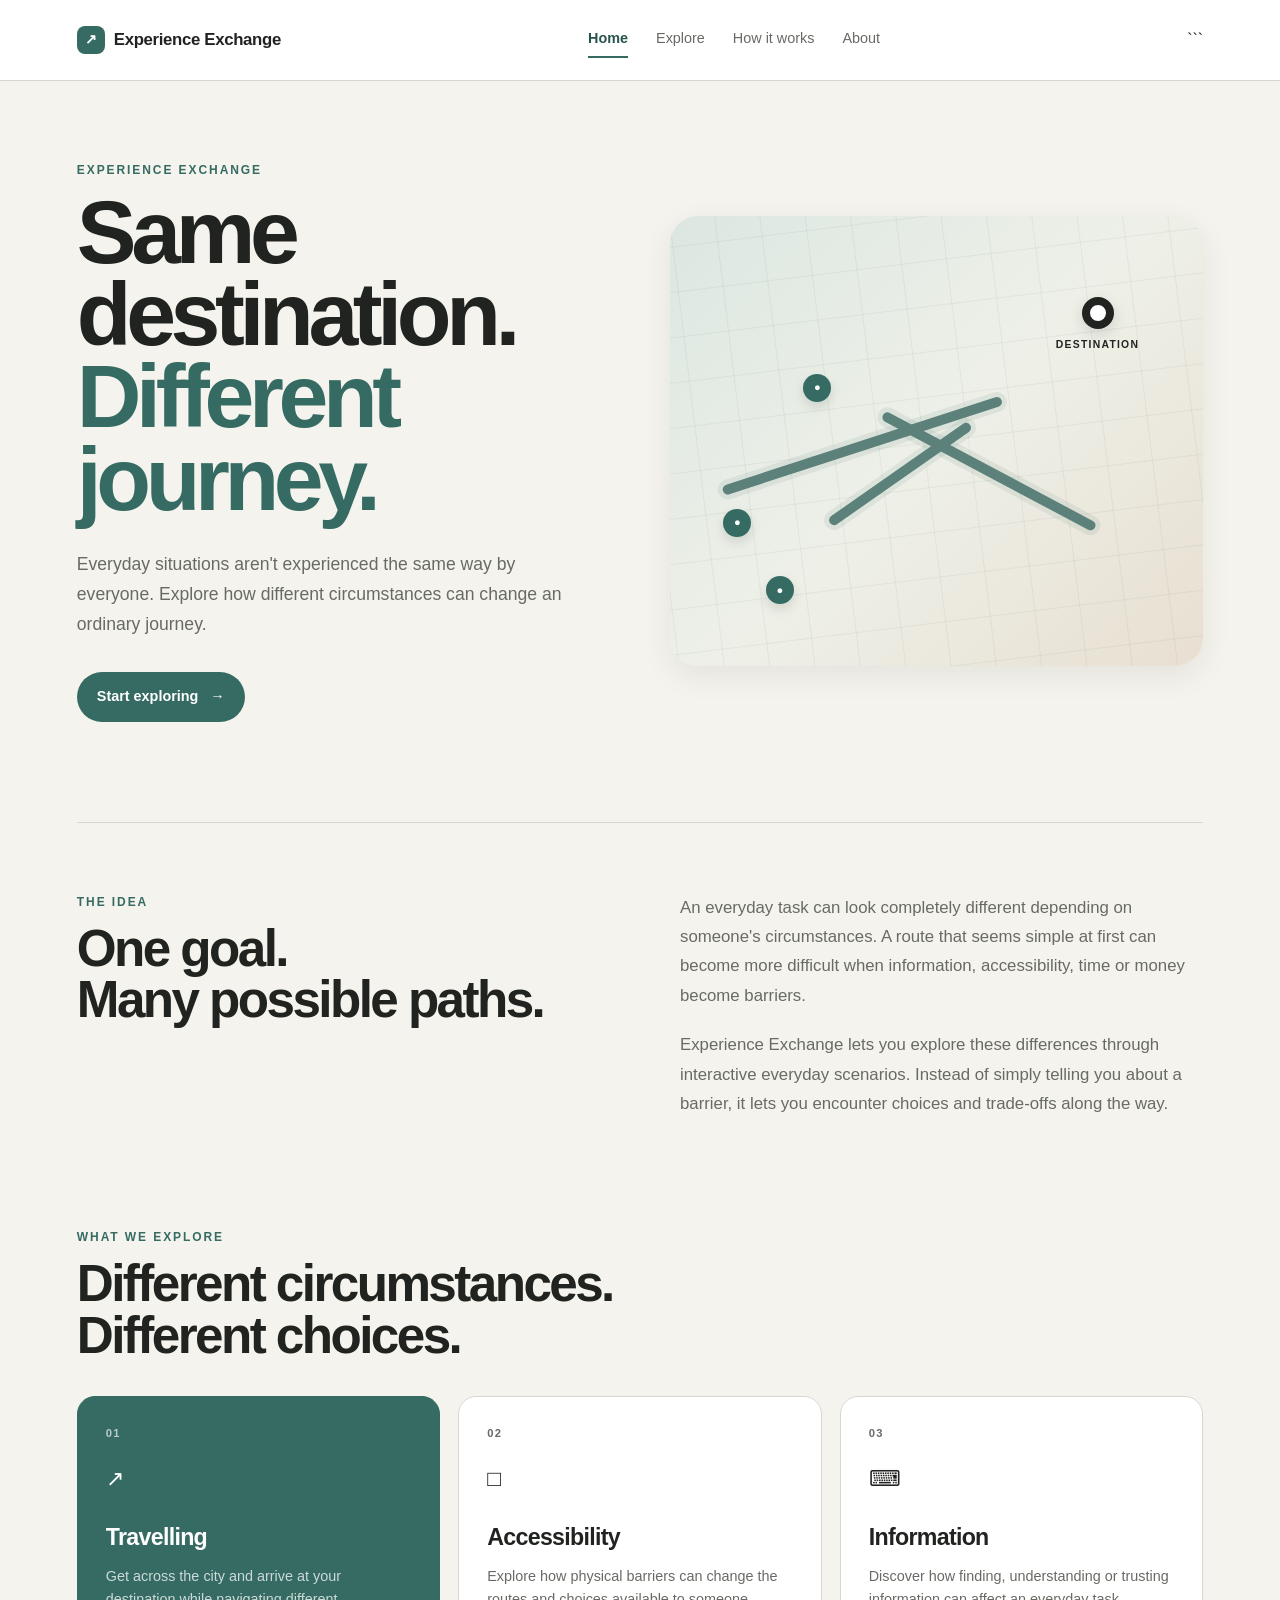
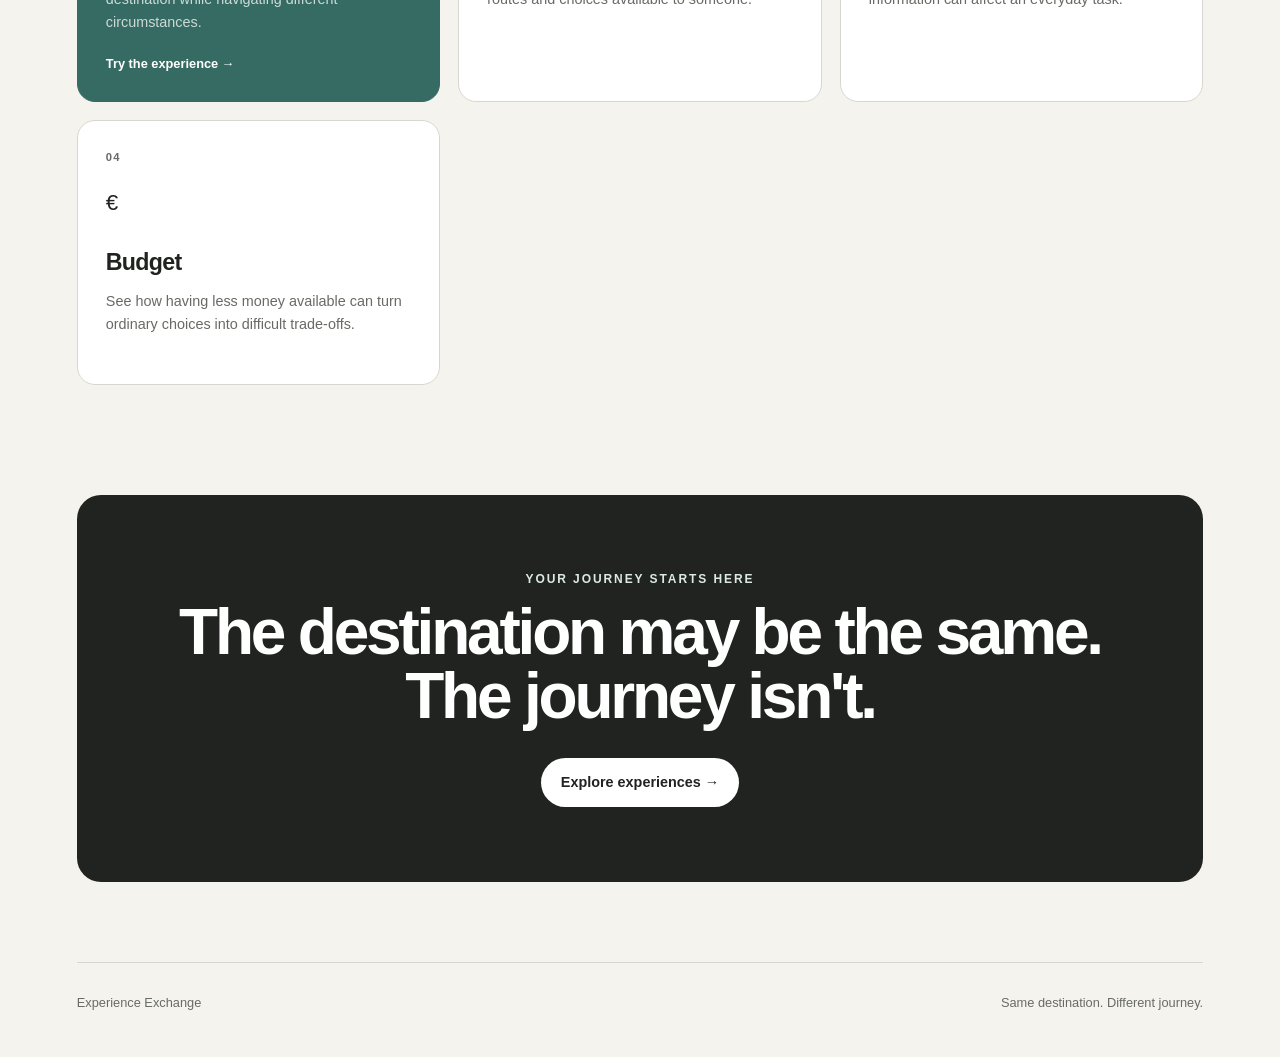
<file: index.html>
<!DOCTYPE html>

<html lang="en">
<head>
    <meta charset="UTF-8">
    <meta name="viewport" content="width=device-width, initial-scale=1.0">
    <title>Experience Exchange</title>
    <link rel="stylesheet" href="css/style.css">
</head>

<body>

<header class="site-header">
    <a href="index.html" class="logo">
        <span class="logo-mark">↗</span>
        Experience Exchange
    </a>

<nav class="main-nav">
    <a href="index.html" class="active">Home</a>
    <a href="explore.html">Explore</a>
    <a href="how-it-works.html">How it works</a>
    <a href="about.html">About</a>
</nav>

<button class="menu-button" aria-label="Open menu">☰</button>
```

</header>

<main>

<!-- HERO -->
<section class="hero">

    <div class="hero-text">
        <p class="eyebrow">EXPERIENCE EXCHANGE</p>

        <h1>
            Same destination.<br>
            <span>Different journey.</span>
        </h1>

        <p class="hero-description">
            Everyday situations aren't experienced the same way by everyone.
            Explore how different circumstances can change an ordinary journey.
        </p>

        <a href="explore.html" class="button button-primary">
            Start exploring <span>→</span>
        </a>
    </div>

    <div class="hero-visual" aria-hidden="true">
        <div class="destination">
            <div class="destination-dot"></div>
            <span>DESTINATION</span>
        </div>

        <div class="path path-one"></div>
        <div class="path path-two"></div>
        <div class="path path-three"></div>

        <div class="person person-one">●</div>
        <div class="person person-two">●</div>
        <div class="person person-three">●</div>
    </div>

</section>


<!-- THE IDEA -->
<section class="intro-section">

    <div>
        <p class="eyebrow">THE IDEA</p>
        <h2>One goal.<br>Many possible paths.</h2>
    </div>

    <div class="intro-copy">
        <p>
            An everyday task can look completely different depending on
            someone's circumstances. A route that seems simple at first
            can become more difficult when information, accessibility,
            time or money become barriers.
        </p>

        <p>
            Experience Exchange lets you explore these differences through
            interactive everyday scenarios. Instead of simply telling you
            about a barrier, it lets you encounter choices and trade-offs
            along the way.
        </p>
    </div>

</section>


<!-- WHAT WE EXPLORE -->
<section class="experiences-section">

    <div class="section-heading">
        <div>
            <p class="eyebrow">WHAT WE EXPLORE</p>
            <h2>Different circumstances.<br>Different choices.</h2>
        </div>
    </div>


    <div class="experience-grid">

        <a href="travelling.html" class="experience-card featured">
            <div class="card-number">01</div>
            <div class="card-icon">↗</div>

            <h3>Travelling</h3>

            <p>
                Get across the city and arrive at your destination
                while navigating different circumstances.
            </p>

            <span class="card-link">
                Try the experience →
            </span>
        </a>


        <div class="experience-card">
            <div class="card-number">02</div>
            <div class="card-icon">□</div>

            <h3>Accessibility</h3>

            <p>
                Explore how physical barriers can change the routes
                and choices available to someone.
            </p>
        </div>


        <div class="experience-card">
            <div class="card-number">03</div>
            <div class="card-icon">⌨</div>

            <h3>Information</h3>

            <p>
                Discover how finding, understanding or trusting
                information can affect an everyday task.
            </p>
        </div>


        <div class="experience-card">
            <div class="card-number">04</div>
            <div class="card-icon">€</div>

            <h3>Budget</h3>

            <p>
                See how having less money available can turn ordinary
                choices into difficult trade-offs.
            </p>
        </div>

    </div>

</section>


<!-- CALL TO ACTION -->
<section class="final-cta">

    <p class="eyebrow">YOUR JOURNEY STARTS HERE</p>

    <h2>
        The destination may be the same.<br>
        The journey isn't.
    </h2>

    <a href="explore.html" class="button button-light">
        Explore experiences →
    </a>

</section>


</main>

<footer class="site-footer">
    <span>Experience Exchange</span>
    <span>Same destination. Different journey.</span>
</footer>

<script src="js/main.js"></script>

</body>
</html>
</file>
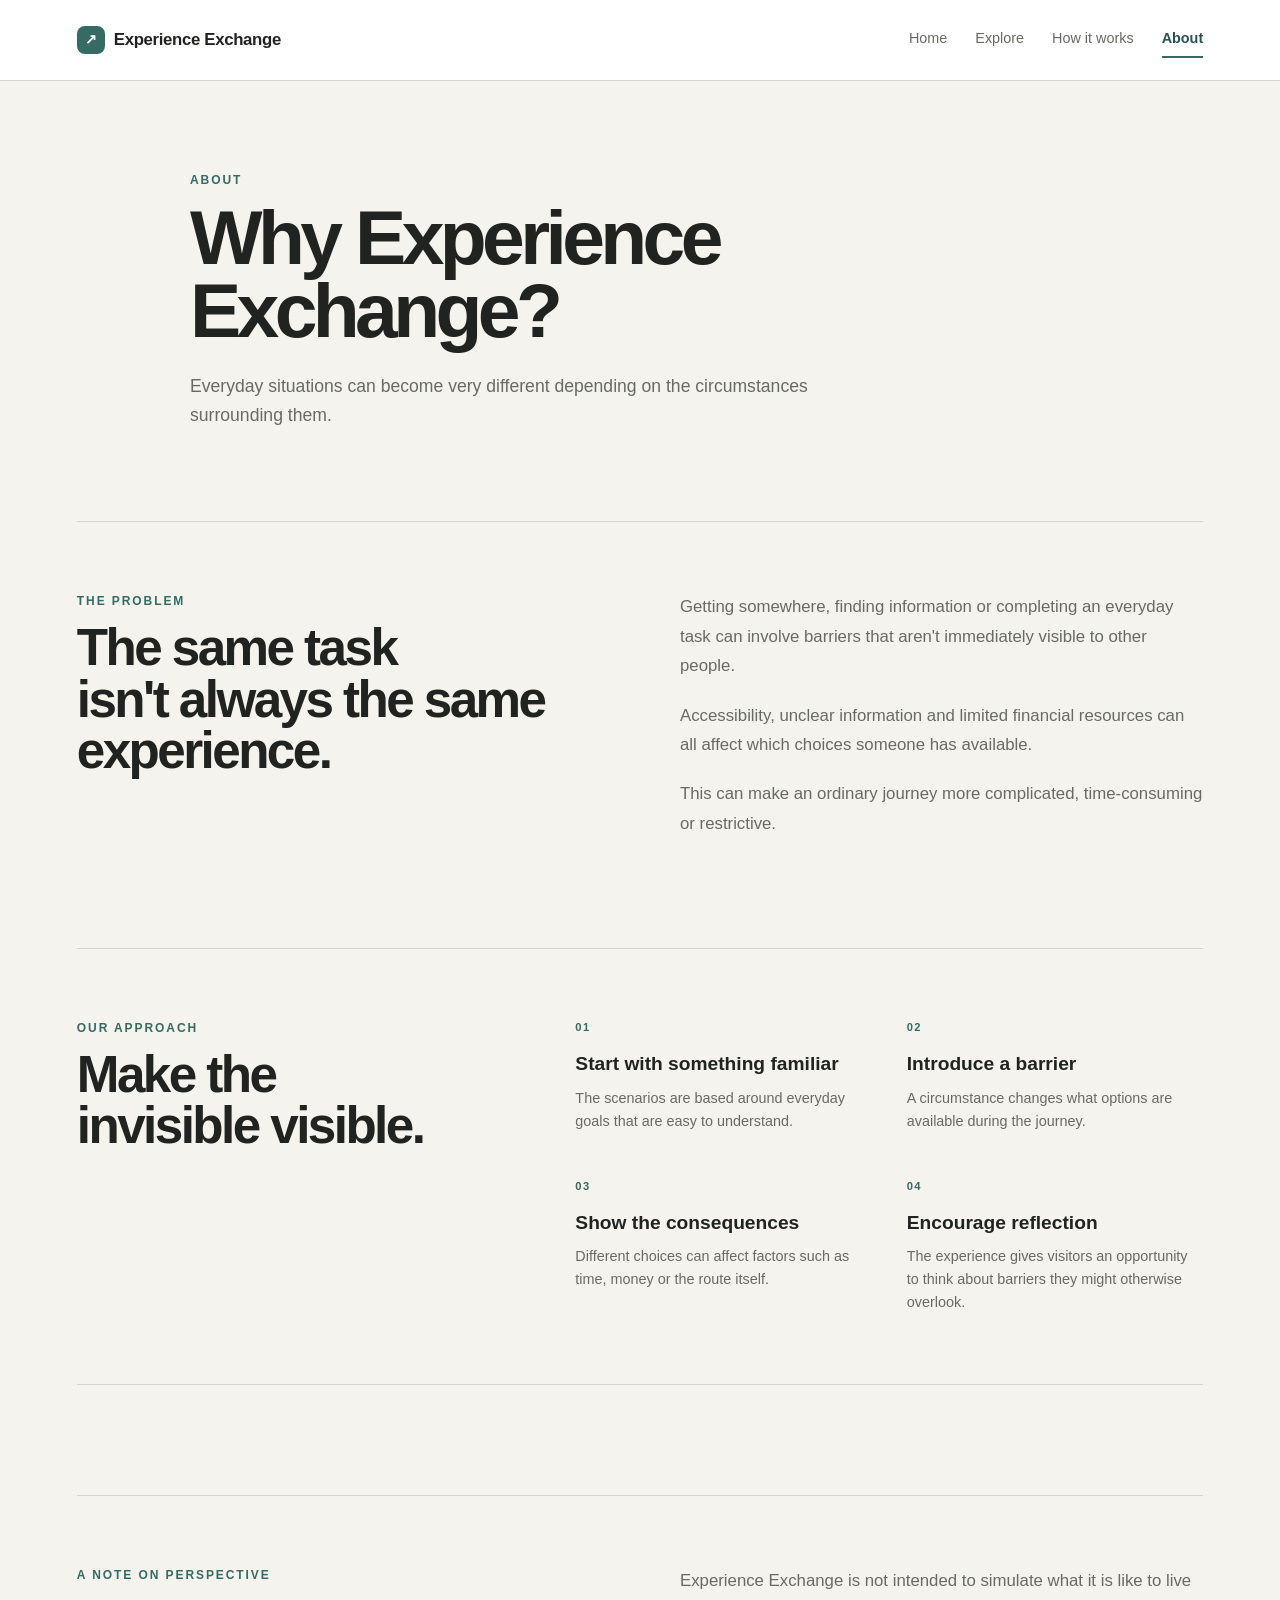
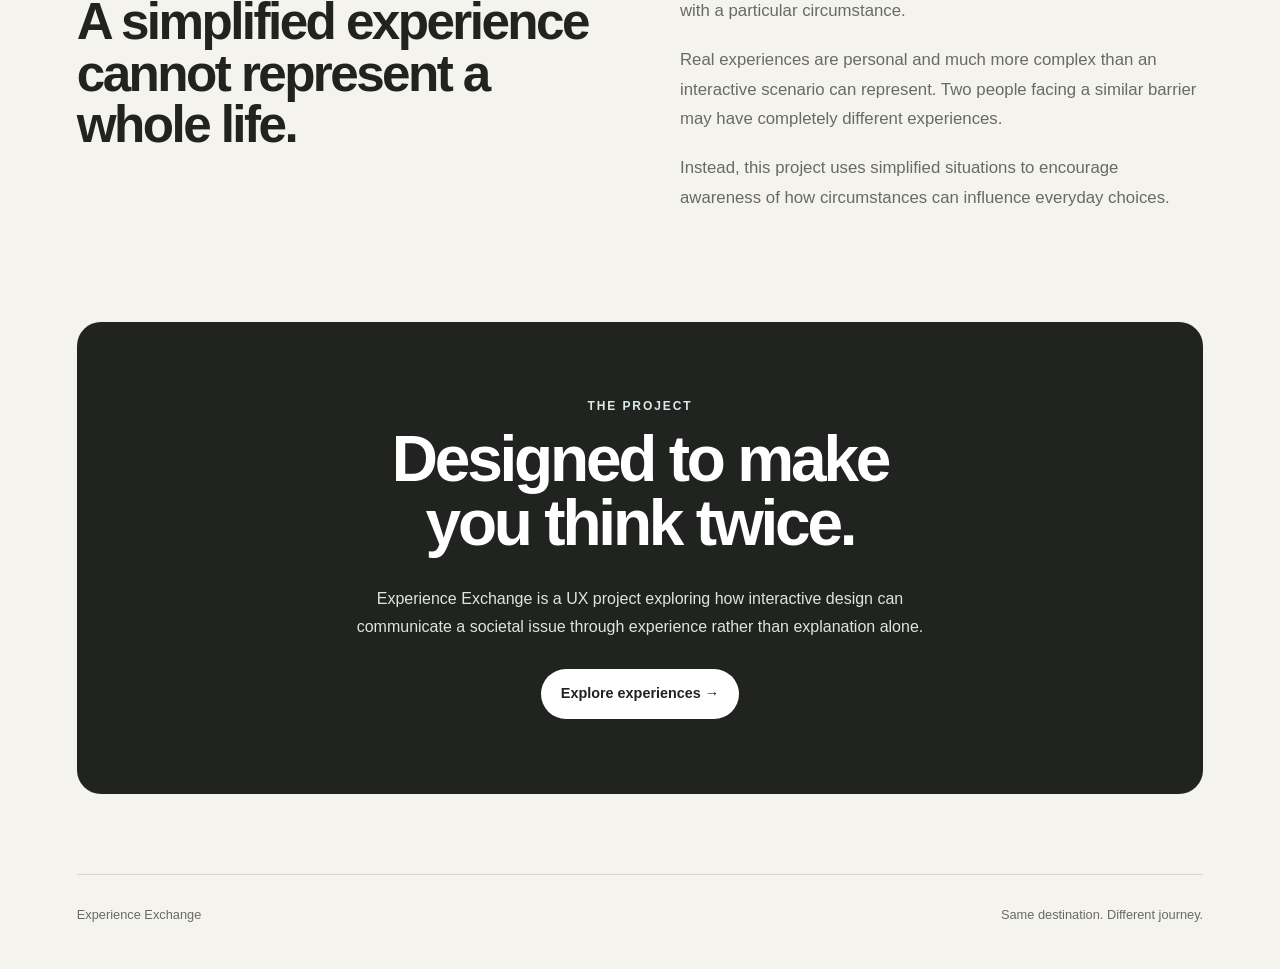
<file: about.html>
<!DOCTYPE html>
<html lang="en">
<head>
    <meta charset="UTF-8">
    <meta name="viewport" content="width=device-width, initial-scale=1.0">
    <title>About — Experience Exchange</title>
    <link rel="stylesheet" href="css/style.css">
</head>

<body>

<header class="site-header">

    <a href="index.html" class="logo">
        <span class="logo-mark">↗</span>
        Experience Exchange
    </a>

    <nav class="main-nav">
        <a href="index.html">Home</a>
        <a href="explore.html">Explore</a>
        <a href="how-it-works.html">How it works</a>
        <a href="about.html" class="active">About</a>
    </nav>

    <button class="menu-button">☰</button>

</header>


<main>

    <!-- HERO -->

    <section class="page-hero">

        <p class="eyebrow">ABOUT</p>

        <h1>
            Why Experience<br>
            Exchange?
        </h1>

        <p>
            Everyday situations can become very different depending
            on the circumstances surrounding them.
        </p>

    </section>


    <!-- THE PROBLEM -->

    <section class="intro-section">

        <div>

            <p class="eyebrow">THE PROBLEM</p>

            <h2>
                The same task<br>
                isn't always the same experience.
            </h2>

        </div>


        <div>

            <p>
                Getting somewhere, finding information or completing
                an everyday task can involve barriers that aren't
                immediately visible to other people.
            </p>

            <p>
                Accessibility, unclear information and limited
                financial resources can all affect which choices
                someone has available.
            </p>

            <p>
                This can make an ordinary journey more complicated,
                time-consuming or restrictive.
            </p>

        </div>

    </section>


    <!-- OUR APPROACH -->

    <section class="how-section">

        <div class="how-heading">

            <p class="eyebrow">OUR APPROACH</p>

            <h2>
                Make the<br>
                invisible visible.
            </h2>

        </div>


        <div class="steps">

            <div class="step">

                <span>01</span>

                <h3>Start with something familiar</h3>

                <p>
                    The scenarios are based around everyday goals
                    that are easy to understand.
                </p>

            </div>


            <div class="step">

                <span>02</span>

                <h3>Introduce a barrier</h3>

                <p>
                    A circumstance changes what options are available
                    during the journey.
                </p>

            </div>


            <div class="step">

                <span>03</span>

                <h3>Show the consequences</h3>

                <p>
                    Different choices can affect factors such as
                    time, money or the route itself.
                </p>

            </div>


            <div class="step">

                <span>04</span>

                <h3>Encourage reflection</h3>

                <p>
                    The experience gives visitors an opportunity
                    to think about barriers they might otherwise overlook.
                </p>

            </div>

        </div>

    </section>


    <!-- LIMITATIONS -->

    <section class="intro-section">

        <div>

            <p class="eyebrow">A NOTE ON PERSPECTIVE</p>

            <h2>
                A simplified experience
                cannot represent a whole life.
            </h2>

        </div>


        <div>

            <p>
                Experience Exchange is not intended to simulate what
                it is like to live with a particular circumstance.
            </p>

            <p>
                Real experiences are personal and much more complex
                than an interactive scenario can represent. Two people
                facing a similar barrier may have completely different
                experiences.
            </p>

            <p>
                Instead, this project uses simplified situations to
                encourage awareness of how circumstances can influence
                everyday choices.
            </p>

        </div>

    </section>


    <!-- PROJECT -->

    <section class="final-cta">

        <p class="eyebrow">THE PROJECT</p>

        <h2>
            Designed to make<br>
            you think twice.
        </h2>

        <p>
            Experience Exchange is a UX project exploring how
            interactive design can communicate a societal issue
            through experience rather than explanation alone.
        </p>

        <a href="explore.html" class="button button-light">
            Explore experiences →
        </a>

    </section>

</main>


<footer class="site-footer">

    <span>Experience Exchange</span>

    <span>Same destination. Different journey.</span>

</footer>

</body>
</html>
</file>
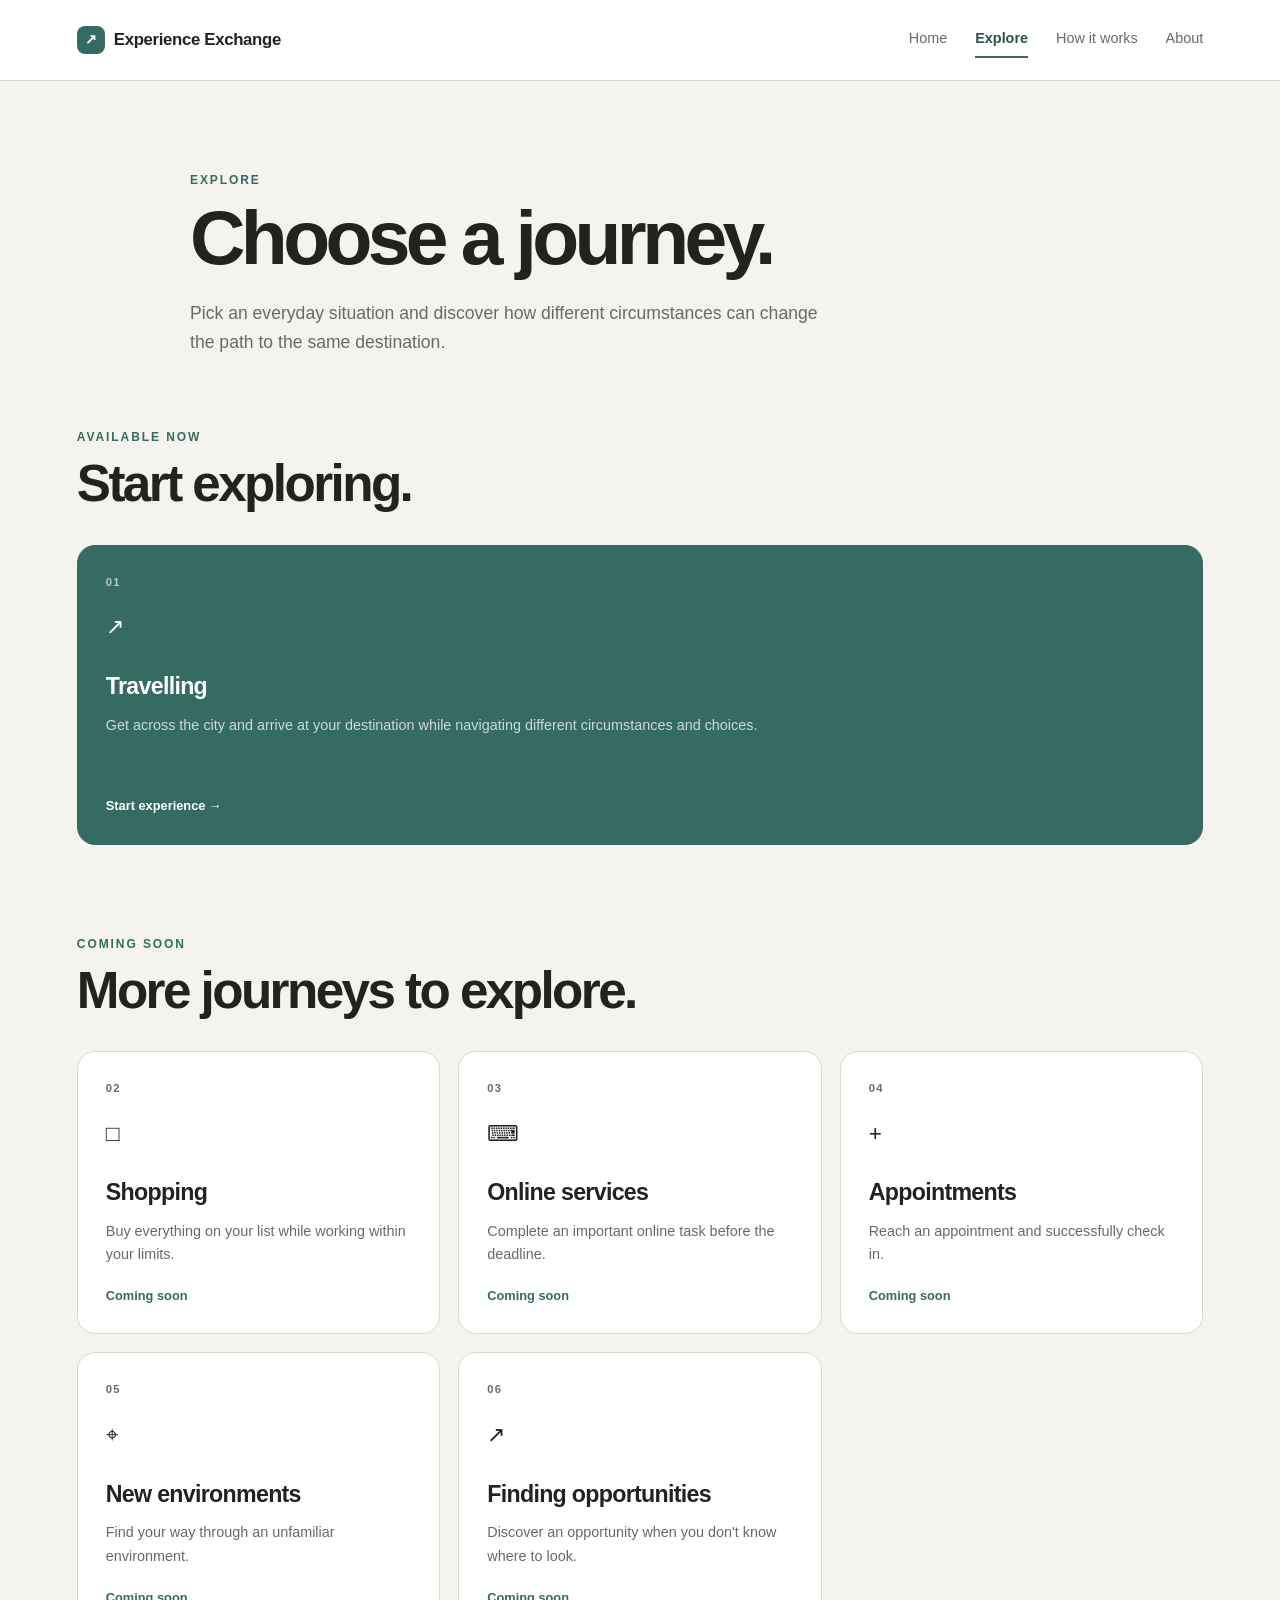
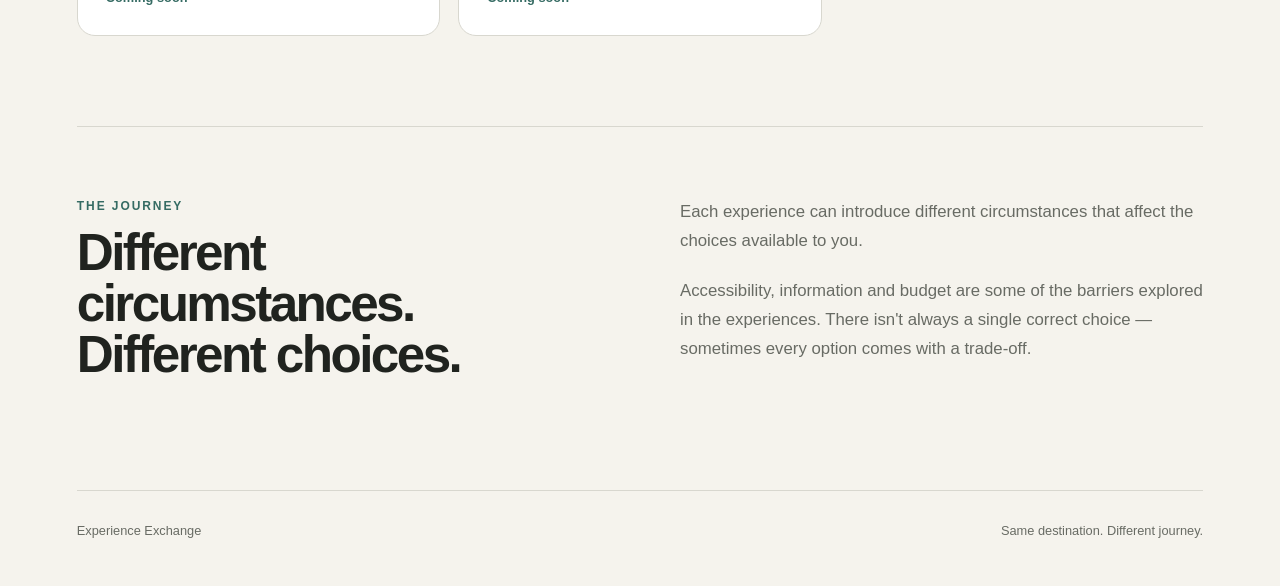
<file: explore.html>
<!DOCTYPE html>

<html lang="en">
<head>
    <meta charset="UTF-8">
    <meta name="viewport" content="width=device-width, initial-scale=1.0">
    <title>Explore — Experience Exchange</title>
    <link rel="stylesheet" href="css/style.css">
</head>

<body>

<header class="site-header">

<a href="index.html" class="logo">
    <span class="logo-mark">↗</span>
    Experience Exchange
</a>

<nav class="main-nav">
    <a href="index.html">Home</a>
    <a href="explore.html" class="active">Explore</a>
    <a href="how-it-works.html">How it works</a>
    <a href="about.html">About</a>
</nav>

<button class="menu-button" aria-label="Open menu">☰</button>

</header>

<main>

<!-- HERO -->
<section class="page-hero">

    <p class="eyebrow">EXPLORE</p>

    <h1>
        Choose a journey.
    </h1>

    <p>
        Pick an everyday situation and discover how different circumstances
        can change the path to the same destination.
    </p>

</section>


<!-- AVAILABLE EXPERIENCE -->
<section class="experiences-section explore-section explore-available">

    <div class="section-heading">

        <div>
            <p class="eyebrow">AVAILABLE NOW</p>
            <h2>Start exploring.</h2>
        </div>

    </div>


    <div class="experience-grid">

        <a href="travelling.html" class="experience-card featured">

            <div class="card-number">01</div>
            <div class="card-icon">↗</div>

            <h3>Travelling</h3>

            <p>
                Get across the city and arrive at your destination
                while navigating different circumstances and choices.
            </p>

            <span class="card-link">
                Start experience →
            </span>

        </a>

    </div>

</section>


<!-- COMING SOON -->
<section class="experiences-section explore-section explore-coming">

    <div class="section-heading">

        <div>
            <p class="eyebrow">COMING SOON</p>
            <h2>More journeys to explore.</h2>
        </div>

    </div>


    <div class="experience-grid">

        <div class="experience-card">

            <div class="card-number">02</div>
            <div class="card-icon">□</div>

            <h3>Shopping</h3>

            <p>
                Buy everything on your list while working within
                your limits.
            </p>

            <span class="card-link">
                Coming soon
            </span>

        </div>


        <div class="experience-card">

            <div class="card-number">03</div>
            <div class="card-icon">⌨</div>

            <h3>Online services</h3>

            <p>
                Complete an important online task before the deadline.
            </p>

            <span class="card-link">
                Coming soon
            </span>

        </div>


        <div class="experience-card">

            <div class="card-number">04</div>
            <div class="card-icon">+</div>

            <h3>Appointments</h3>

            <p>
                Reach an appointment and successfully check in.
            </p>

            <span class="card-link">
                Coming soon
            </span>

        </div>


        <div class="experience-card">

            <div class="card-number">05</div>
            <div class="card-icon">⌖</div>

            <h3>New environments</h3>

            <p>
                Find your way through an unfamiliar environment.
            </p>

            <span class="card-link">
                Coming soon
            </span>

        </div>


        <div class="experience-card">

            <div class="card-number">06</div>
            <div class="card-icon">↗</div>

            <h3>Finding opportunities</h3>

            <p>
                Discover an opportunity when you don't know where to look.
            </p>

            <span class="card-link">
                Coming soon
            </span>

        </div>

    </div>

</section>


<!-- CIRCUMSTANCES -->
<section <section class="intro-section explore-circumstances">

    <div>

        <p class="eyebrow">THE JOURNEY</p>

        <h2>
            Different circumstances.<br>
            Different choices.
        </h2>

    </div>


    <div class="intro-copy">

        <p>
            Each experience can introduce different circumstances that
            affect the choices available to you.
        </p>

        <p>
            Accessibility, information and budget are some of the barriers
            explored in the experiences. There isn't always a single
            correct choice — sometimes every option comes with a trade-off.
        </p>

    </div>

</section>

</main>

<footer class="site-footer">


<span>Experience Exchange</span>

<span>Same destination. Different journey.</span>


</footer>

<script src="js/main.js"></script>

</body>
</html>
</file>
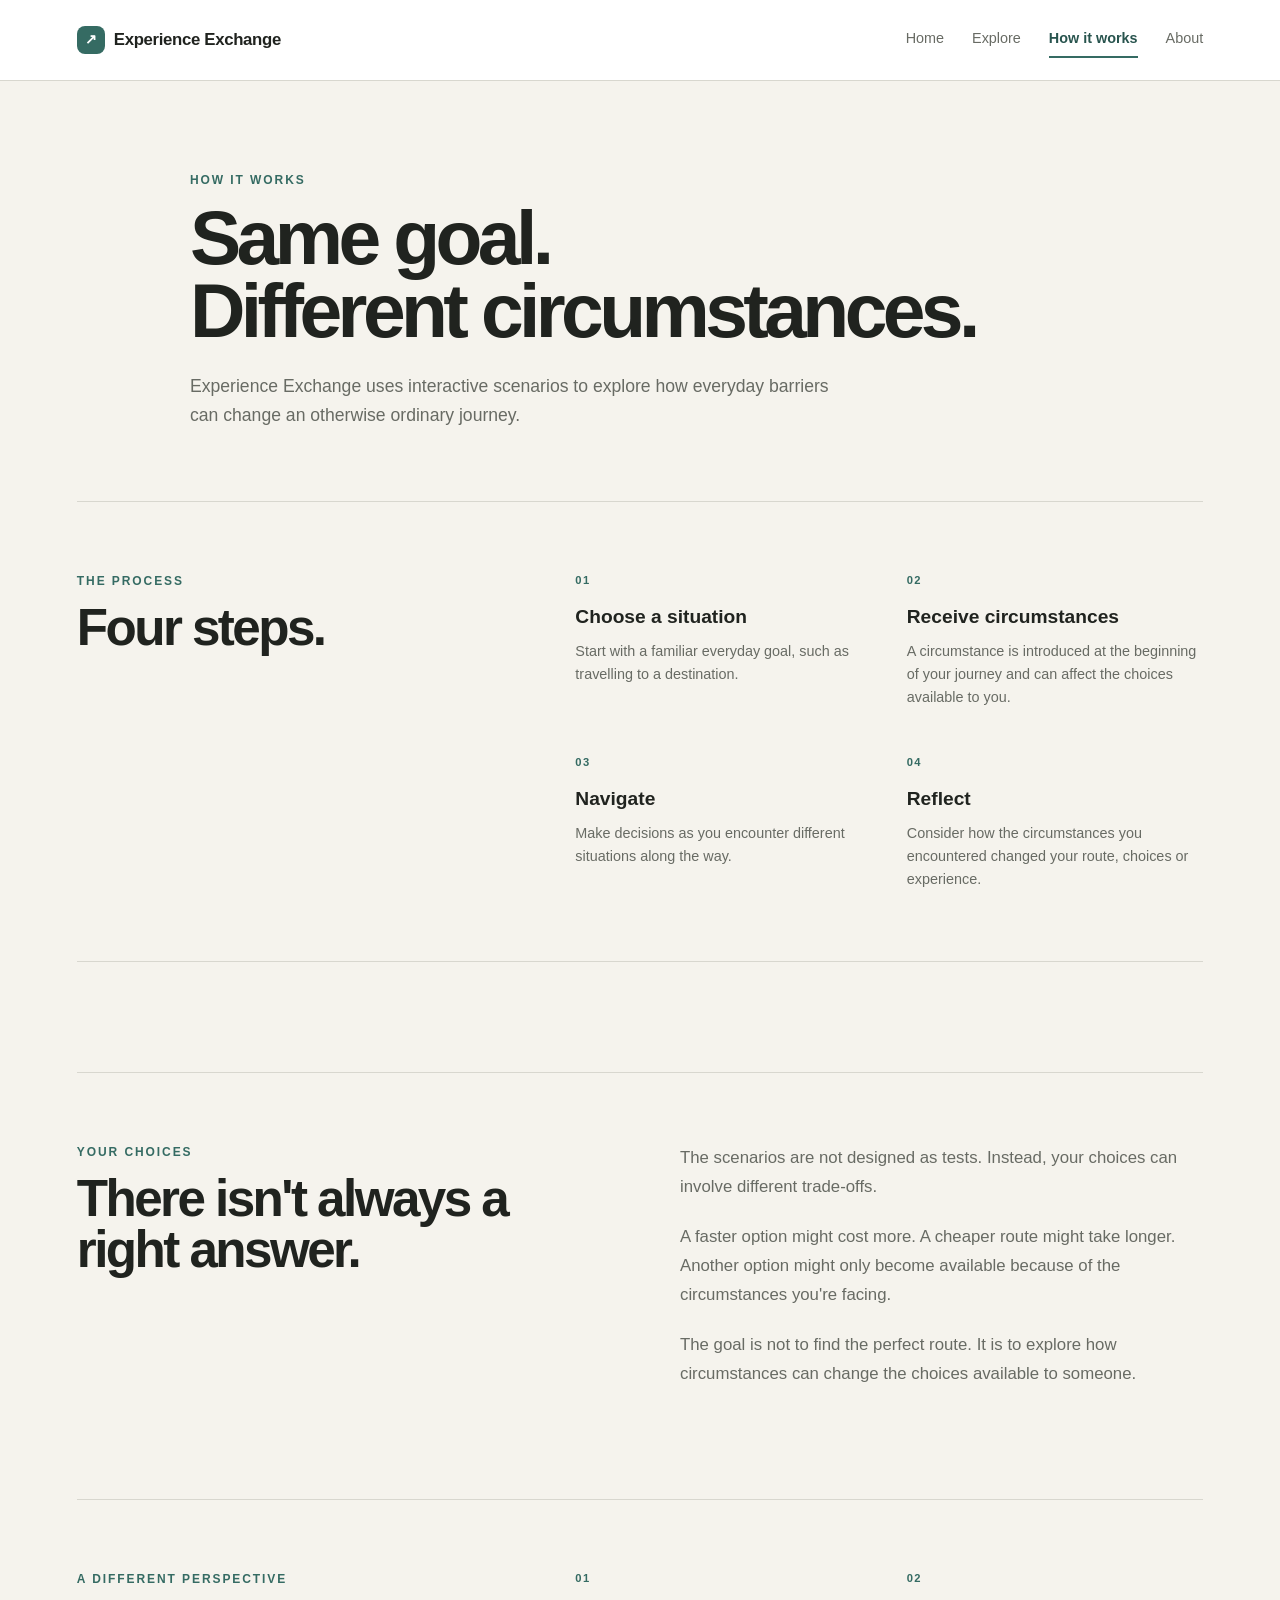
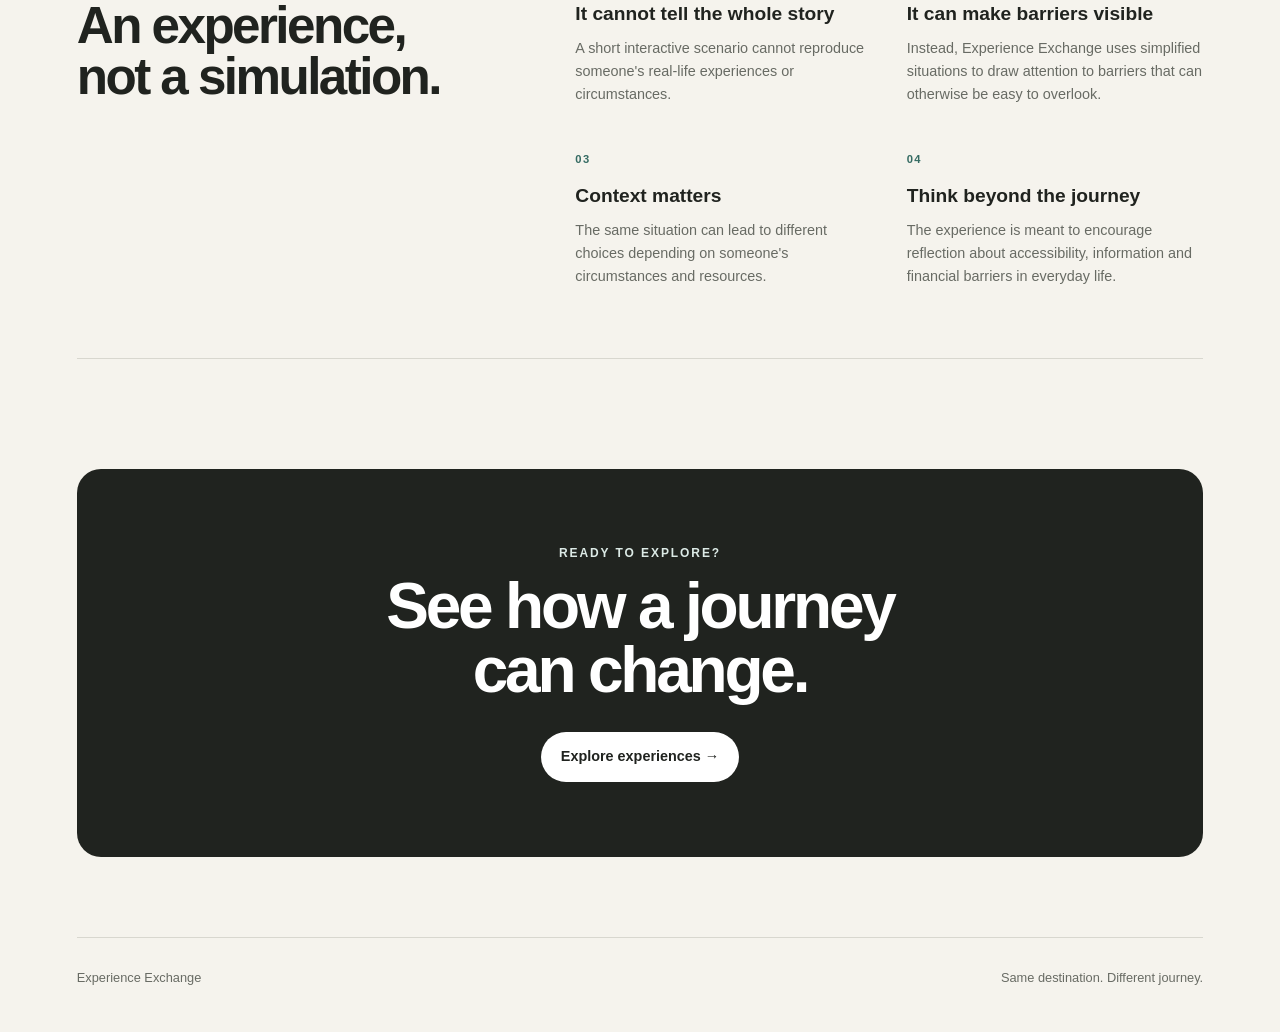
<file: how-it-works.html>
<!DOCTYPE html>
<html lang="en">
<head>
    <meta charset="UTF-8">
    <meta name="viewport" content="width=device-width, initial-scale=1.0">
    <title>How it works — Experience Exchange</title>
    <link rel="stylesheet" href="css/style.css">
</head>

<body>

<header class="site-header">

    <a href="index.html" class="logo">
        <span class="logo-mark">↗</span>
        Experience Exchange
    </a>

    <nav class="main-nav">
        <a href="index.html">Home</a>
        <a href="explore.html">Explore</a>
        <a href="how-it-works.html" class="active">How it works</a>
        <a href="about.html">About</a>
    </nav>

    <button class="menu-button">☰</button>

</header>


<main>

    <!-- HERO -->

    <section class="page-hero">

        <p class="eyebrow">HOW IT WORKS</p>

        <h1>
            Same goal.<br>
            Different circumstances.
        </h1>

        <p>
            Experience Exchange uses interactive scenarios to explore
            how everyday barriers can change an otherwise ordinary journey.
        </p>

    </section>


    <!-- PROCESS -->

    <section class="how-section">

        <div class="how-heading">

            <p class="eyebrow">THE PROCESS</p>

            <h2>Four steps.</h2>

        </div>


        <div class="steps">

            <div class="step">

                <span>01</span>

                <h3>Choose a situation</h3>

                <p>
                    Start with a familiar everyday goal, such as
                    travelling to a destination.
                </p>

            </div>


            <div class="step">

                <span>02</span>

                <h3>Receive circumstances</h3>

                <p>
                    A circumstance is introduced at the beginning
                    of your journey and can affect the choices available to you.
                </p>

            </div>


            <div class="step">

                <span>03</span>

                <h3>Navigate</h3>

                <p>
                    Make decisions as you encounter different
                    situations along the way.
                </p>

            </div>


            <div class="step">

                <span>04</span>

                <h3>Reflect</h3>

                <p>
                    Consider how the circumstances you encountered
                    changed your route, choices or experience.
                </p>

            </div>

        </div>

    </section>


    <!-- CHOICES -->

    <section class="intro-section">

        <div>

            <p class="eyebrow">YOUR CHOICES</p>

            <h2>
                There isn't always
                a right answer.
            </h2>

        </div>


        <div>

            <p>
                The scenarios are not designed as tests. Instead,
                your choices can involve different trade-offs.
            </p>

            <p>
                A faster option might cost more. A cheaper route
                might take longer. Another option might only become
                available because of the circumstances you're facing.
            </p>

            <p>
                The goal is not to find the perfect route.
                It is to explore how circumstances can change
                the choices available to someone.
            </p>

        </div>

    </section>


    <!-- PERSPECTIVE -->

    <section class="how-section">

        <div class="how-heading">

            <p class="eyebrow">A DIFFERENT PERSPECTIVE</p>

            <h2>
                An experience,<br>
                not a simulation.
            </h2>

        </div>


        <div class="steps">

            <div class="step">

                <span>01</span>

                <h3>It cannot tell the whole story</h3>

                <p>
                    A short interactive scenario cannot reproduce
                    someone's real-life experiences or circumstances.
                </p>

            </div>


            <div class="step">

                <span>02</span>

                <h3>It can make barriers visible</h3>

                <p>
                    Instead, Experience Exchange uses simplified
                    situations to draw attention to barriers that
                    can otherwise be easy to overlook.
                </p>

            </div>


            <div class="step">

                <span>03</span>

                <h3>Context matters</h3>

                <p>
                    The same situation can lead to different choices
                    depending on someone's circumstances and resources.
                </p>

            </div>


            <div class="step">

                <span>04</span>

                <h3>Think beyond the journey</h3>

                <p>
                    The experience is meant to encourage reflection
                    about accessibility, information and financial barriers
                    in everyday life.
                </p>

            </div>

        </div>

    </section>


    <!-- FINAL CTA -->

    <section class="final-cta">

        <p class="eyebrow">READY TO EXPLORE?</p>

        <h2>
            See how a journey<br>
            can change.
        </h2>

        <a href="explore.html" class="button button-light">
            Explore experiences →
        </a>

    </section>

</main>


<footer class="site-footer">

    <span>Experience Exchange</span>

    <span>Same destination. Different journey.</span>

</footer>


<script src="js/main.js"></script>

</body>
</html>
</file>
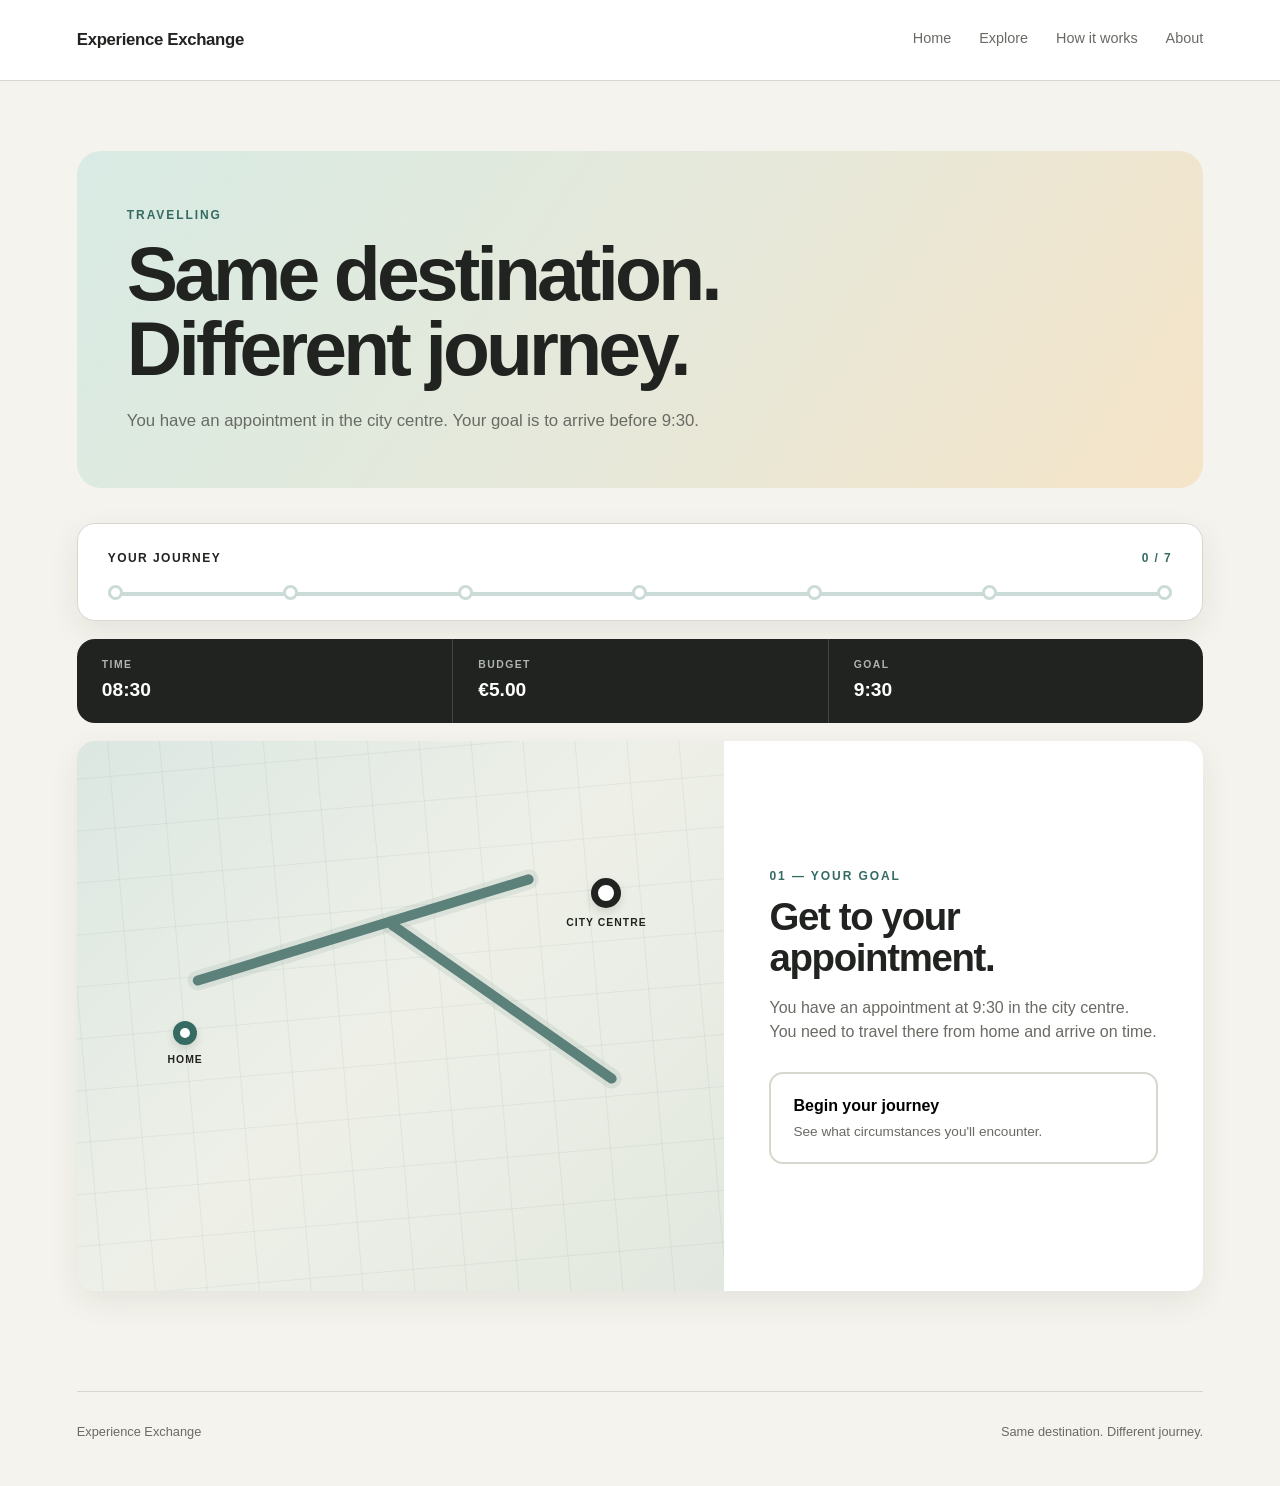
<file: travelling.html>
<!DOCTYPE html>
<html lang="en">
<head>
    <meta charset="UTF-8">
    <meta name="viewport" content="width=device-width, initial-scale=1.0">
    <title>Travelling | Experience Exchange</title>
    <link rel="stylesheet" href="css/style.css">
</head>

<body>

<header class="site-header">
    <a href="index.html" class="logo">Experience Exchange</a>

    <nav class="main-nav">
        <a href="index.html">Home</a>
        <a href="explore.html">Explore</a>
        <a href="how-it-works.html">How it works</a>
        <a href="about.html">About</a>
    </nav>
</header>


<main class="journey-page">

    <!-- Journey heading -->
    <section class="journey-header">

        <p class="eyebrow">TRAVELLING</p>

        <h1>Same destination.<br>Different journey.</h1>

        <p class="journey-intro">
            You have an appointment in the city centre.
            Your goal is to arrive before 9:30.
        </p>

    </section>


    <!-- Progress -->
    <section class="journey-progress">

        <div class="progress-top">
            <span>YOUR JOURNEY</span>
            <span id="stage-counter">1 / 7</span>
        </div>

        <div class="progress-track">

            <div class="progress-line">
                <div class="progress-fill" id="progress-fill"></div>
            </div>

            <div class="progress-stages">

                <span class="stage active">GOAL</span>
                <span class="stage">CIRCUMSTANCE</span>
                <span class="stage">PLAN</span>
                <span class="stage">ROUTE</span>
                <span class="stage">PROBLEM</span>
                <span class="stage">DECISION</span>
                <span class="stage">ARRIVAL</span>

            </div>

        </div>

    </section>


    <!-- Status information -->
    <section class="journey-status">

        <div class="status-item">
            <span class="status-label">TIME</span>
            <strong id="time-display">08:30</strong>
        </div>

        <div class="status-item">
            <span class="status-label">BUDGET</span>
            <strong id="budget-display">€5.00</strong>
        </div>

        <div class="status-item">
            <span class="status-label">GOAL</span>
            <strong>9:30</strong>
        </div>

    </section>


    <!-- Main experience -->
    <section class="journey-content">

        <!-- Visual side -->
        <div class="journey-visual">

            <div class="map-placeholder">

                <div class="map-point home-point">
                    <span></span>
                    <small>HOME</small>
                </div>

                <div class="map-route route-one"></div>
                <div class="map-route route-two"></div>

                <div class="map-point destination-point">
                    <span></span>
                    <small>CITY CENTRE</small>
                </div>

            </div>

        </div>


        <!-- Interaction side -->
        <div class="journey-panel">

            <!-- This content will be replaced by JavaScript -->
            <div id="journey-panel-content">

                <p class="eyebrow">01 — YOUR GOAL</p>

                <h2>Get to your appointment.</h2>

                <p>
                    You have an appointment at 9:30 in the city centre.
                    You need to travel there from home and arrive on time.
                </p>

                <button class="choice-button" onclick="startJourney()">
                    <strong>Begin your journey</strong>
                    <span>See what circumstances you'll encounter.</span>
                </button>

            </div>

        </div>

    </section>

</main>


<footer class="site-footer">

    <p>Experience Exchange</p>

    <p>
        Same destination. Different journey.
    </p>

</footer>


<script src="js/main.js"></script>
<script src="js/travelling.js"></script>

</body>
</html>
</file>
<file: css/style.css>
/* -------------------------
   1. RESET & GLOBAL
   ------------------------- */

* {
    box-sizing: border-box;
    margin: 0;
    padding: 0;
}

:root {
    --background: #f5f3ed;
    --surface: #ffffff;
    --surface-soft: #ebe9e1;

    --text: #20231f;
    --text-soft: #686b64;

    --accent: #356b63;
    --accent-dark: #28544e;
    --accent-light: #dceae6;

    --route: #5c817a;
    --route-soft: #cbdcd8;

    --border: #d8d7cf;

    --warning: #d69b38;
    --warning-light: #f5e8ca;

    --shadow: 0 10px 30px rgba(30, 35, 30, 0.08);

    --radius: 18px;
}

html {
    scroll-behavior: smooth;
}

body {
    font-family: Arial, Helvetica, sans-serif;
    background: var(--background);
    color: var(--text);
    line-height: 1.5;
}

a {
    color: inherit;
    text-decoration: none;
}

button {
    font: inherit;
}


/* -------------------------
   2. HEADER
   ------------------------- */

.site-header {
    width: 100%;
    padding: 22px 6%;
    display: flex;
    align-items: center;
    justify-content: space-between;

    background: var(--surface);
    border-bottom: 1px solid var(--border);

    position: relative;
    z-index: 10;
}

.logo {
    font-size: 1.05rem;
    font-weight: 700;
    letter-spacing: -0.02em;
}

.main-nav {
    display: flex;
    gap: 28px;
}

.main-nav a {
    color: var(--text-soft);
    font-size: 0.9rem;
    transition: color 0.2s ease;
}

.main-nav a:hover {
    color: var(--accent);
}

.menu-button {
    display: none;
}

.logo {
    display: flex;
    align-items: center;
    gap: 9px;
}

.logo-mark {
    width: 28px;
    height: 28px;

    display: flex;
    align-items: center;
    justify-content: center;

    background: var(--accent);
    color: white;

    border-radius: 8px;

    font-size: 0.9rem;
    font-weight: 700;
}

/* -------------------------
   3. HOME PAGE
   ------------------------- */

/* HERO */

.hero {
    width: min(1200px, 88%);
    min-height: 620px;
    margin: 0 auto;

    display: grid;
    grid-template-columns: 1fr 1fr;
    align-items: center;
    gap: 60px;

    padding: 80px 0;
}

.hero-text {
    max-width: 600px;
}

.hero h1 {
    font-size: clamp(3.5rem, 7vw, 6.5rem);
    line-height: 0.92;
    letter-spacing: -0.06em;
    margin-bottom: 30px;
}

.hero h1 span {
    color: var(--accent);
}

.hero-description {
    max-width: 520px;
    color: var(--text-soft);
    font-size: 1.1rem;
    line-height: 1.7;
    margin-bottom: 32px;
}


/* HERO BUTTON */

.button {
    display: inline-flex;
    align-items: center;
    gap: 12px;

    padding: 14px 20px;

    border-radius: 999px;

    font-size: 0.9rem;
    font-weight: 700;

    transition:
        transform 0.2s ease,
        background 0.2s ease,
        color 0.2s ease;
}

.button:hover {
    transform: translateY(-2px);
}

.button-primary {
    background: var(--accent);
    color: white;
}

.button-primary:hover {
    background: var(--accent-dark);
}

.button-light {
    background: white;
    color: var(--text);
}

.button-light:hover {
    background: var(--accent-light);
}


/* HERO ROUTE VISUAL */

.hero-visual {
    position: relative;

    min-height: 450px;

    border-radius: 28px;
    overflow: hidden;

    background:
        linear-gradient(
            135deg,
            #dce7e2 0%,
            #eef0e8 50%,
            #e8dfd1 100%
        );

    box-shadow: var(--shadow);
}


/* subtle grid */

.hero-visual::before {
    content: "";

    position: absolute;
    inset: -20%;

    background-image:
        linear-gradient(
            rgba(80, 100, 90, 0.08) 1px,
            transparent 1px
        ),
        linear-gradient(
            90deg,
            rgba(80, 100, 90, 0.08) 1px,
            transparent 1px
        );

    background-size: 45px 45px;

    transform: rotate(-7deg);
}


/* destination */

.destination {
    position: absolute;

    right: 12%;
    top: 18%;

    display: flex;
    flex-direction: column;
    align-items: center;
    gap: 8px;

    z-index: 2;
}

.destination-dot {
    width: 32px;
    height: 32px;

    background: white;
    border: 8px solid var(--text);

    border-radius: 50%;

    box-shadow: 0 5px 15px rgba(0, 0, 0, 0.12);
}

.destination span {
    font-size: 0.65rem;
    font-weight: 700;
    letter-spacing: 0.12em;
}


/* paths */

.path {
    position: absolute;

    height: 10px;

    background: var(--route);

    border-radius: 999px;

    box-shadow:
        0 0 0 5px rgba(92, 129, 122, 0.12);

    transform-origin: left center;
}

.path-one {
    width: 55%;
    left: 10%;
    top: 60%;
    transform: rotate(-18deg);
}

.path-two {
    width: 45%;
    left: 40%;
    top: 43%;
    transform: rotate(28deg);
}

.path-three {
    width: 32%;
    left: 30%;
    top: 67%;
    transform: rotate(-35deg);
}


/* people / starting points */

.person {
    position: absolute;
    z-index: 3;

    width: 28px;
    height: 28px;

    display: flex;
    align-items: center;
    justify-content: center;

    background: var(--accent);
    color: white;

    border-radius: 50%;

    font-size: 0.7rem;

    box-shadow: 0 5px 12px rgba(0, 0, 0, 0.12);
}

.person-one {
    left: 10%;
    top: 65%;
}

.person-two {
    left: 25%;
    top: 35%;
}

.person-three {
    left: 18%;
    top: 80%;
}


/* CONCEPT */

.intro-section {
    width: min(1200px, 88%);
    margin: 20px auto 110px;

    display: grid;
    grid-template-columns: 1fr 1fr;
    gap: 80px;

    padding-top: 70px;

    border-top: 1px solid var(--border);
}

.intro-section h2,
.how-section h2 {
    font-size: clamp(2.2rem, 4vw, 4rem);
    line-height: 1;
    letter-spacing: -0.05em;
}

.intro-copy {
    max-width: 550px;
}

.intro-copy p {
    color: var(--text-soft);
    font-size: 1.05rem;
    line-height: 1.7;
    margin-bottom: 22px;
}


/* EXPERIENCES */

.experiences-section {
    width: min(1200px, 88%);
    margin: 0 auto 110px;
}

.section-heading {
    display: flex;
    align-items: end;
    justify-content: space-between;

    margin-bottom: 35px;
}

.section-heading h2 {
    font-size: clamp(2.2rem, 4vw, 4rem);
    line-height: 1;
    letter-spacing: -0.05em;
}

.text-link {
    color: var(--accent);
    font-weight: 700;
    font-size: 0.9rem;
}

.text-link:hover {
    color: var(--accent-dark);
}


.experience-grid {
    display: grid;
    grid-template-columns: repeat(3, 1fr);
    gap: 18px;
}

.experience-card {
    min-height: 260px;

    padding: 28px;

    display: flex;
    flex-direction: column;

    background: var(--surface);

    border: 1px solid var(--border);
    border-radius: var(--radius);

    transition:
        transform 0.2s ease,
        border-color 0.2s ease,
        box-shadow 0.2s ease;
}

.experience-card:hover {
    transform: translateY(-4px);

    border-color: var(--accent);

    box-shadow: var(--shadow);
}

.experience-card.featured {
    background: var(--accent);
    color: white;
    border-color: var(--accent);
}

.card-number {
    font-size: 0.7rem;
    font-weight: 700;
    letter-spacing: 0.12em;

    color: var(--text-soft);

    margin-bottom: 20px;
}

.featured .card-number {
    color: rgba(255, 255, 255, 0.65);
}

.card-icon {
    font-size: 1.4rem;
    margin-bottom: 25px;
}

.experience-card h3 {
    font-size: 1.45rem;
    letter-spacing: -0.03em;

    margin-bottom: 10px;
}

.experience-card p {
    color: var(--text-soft);
    font-size: 0.9rem;
    line-height: 1.6;

    margin-bottom: 20px;
}

.featured p {
    color: rgba(255, 255, 255, 0.75);
}

.card-link {
    margin-top: auto;

    font-size: 0.8rem;
    font-weight: 700;

    color: var(--accent);
}

.featured .card-link {
    color: white;
}


/* HOW IT WORKS */

.how-section {
    width: min(1200px, 88%);
    margin: 0 auto 110px;

    display: grid;
    grid-template-columns: 0.8fr 1.2fr;
    gap: 80px;

    padding: 70px 0;

    border-top: 1px solid var(--border);
    border-bottom: 1px solid var(--border);
}

.how-heading {
    position: sticky;
    top: 30px;
    align-self: start;
}

.steps {
    display: grid;
    grid-template-columns: 1fr 1fr;
    gap: 45px 35px;
}

.step span {
    display: block;

    color: var(--accent);

    font-size: 0.7rem;
    font-weight: 700;
    letter-spacing: 0.12em;

    margin-bottom: 14px;
}

.step h3 {
    font-size: 1.2rem;
    margin-bottom: 8px;
}

.step p {
    color: var(--text-soft);
    font-size: 0.9rem;
    line-height: 1.6;
}


/* FINAL CTA */

.final-cta {
    width: min(1200px, 88%);
    margin: 0 auto 80px;

    padding: 75px 60px;

    text-align: center;

    border-radius: 24px;

    background: var(--text);
    color: white;
}

.final-cta .eyebrow {
    color: var(--accent-light);
}

.final-cta h2 {
    font-size: clamp(2.5rem, 5vw, 5rem);
    line-height: 1;
    letter-spacing: -0.05em;

    margin-bottom: 30px;
}

/* -------------------------
   3B. EXPLORE PAGE
   ------------------------- */

.page-hero {
    width: min(900px, 88%);
    margin: 0 auto;
    padding: 90px 0 70px;
}

.page-hero h1 {
    font-size: clamp(3rem, 6vw, 5.5rem);
    line-height: 0.95;
    letter-spacing: -0.06em;
    margin-bottom: 25px;
}

.page-hero > p:last-child {
    max-width: 650px;
    color: var(--text-soft);
    font-size: 1.1rem;
    line-height: 1.7;
}


/* Make the currently available experience stand out */

.explore-available .experience-grid {
    grid-template-columns: 1fr;
}

.explore-available .experience-card {
    min-height: 300px;
}


/* Coming-soon experiences */

.explore-coming .experience-grid {
    grid-template-columns: repeat(3, 1fr);
}


/* Explore page section spacing */

.explore-section {
    width: min(1200px, 88%);
    margin: 0 auto 90px;
}


/* Circumstance section */

.explore-circumstances {
    margin-top: 20px;
}

/* -------------------------
   4. JOURNEY PAGE
   ------------------------- */

.journey-page {
    width: min(1200px, 88%);
    margin: 0 auto;
    padding: 70px 0 100px;
}


/* -------------------------
   5. JOURNEY INTRO
   ------------------------- */

.journey-header {
    margin-bottom: 35px;
    padding: 55px 50px;
    border-radius: 24px;

    background: linear-gradient(
        125deg,
        #d8ebe4 0%,
        #e7e8d9 55%,
        #f5e4c8 100%
    );
}

.eyebrow {
    color: var(--accent);
    font-size: 0.75rem;
    font-weight: 700;
    letter-spacing: 0.16em;
    margin-bottom: 12px;
}

.journey-header h1 {
    max-width: 700px;
    font-size: clamp(2.5rem, 6vw, 5rem);
    line-height: 0.98;
    letter-spacing: -0.05em;
    margin-bottom: 22px;
}

.journey-intro {
    max-width: 600px;
    color: var(--text-soft);
    font-size: 1.05rem;
}


/* -------------------------
   6. PROGRESS
   ------------------------- */

.journey-progress {
    background: var(--surface);
    border: 1px solid var(--border);
    border-radius: var(--radius);
    padding: 25px 30px 20px;
    margin-bottom: 18px;

    box-shadow: var(--shadow);
}

.progress-top {
    display: flex;
    justify-content: space-between;
    margin-bottom: 18px;

    font-size: 0.75rem;
    font-weight: 700;
    letter-spacing: 0.12em;
}

.progress-top span:last-child {
    color: var(--accent);
}

.progress-track {
    position: relative;
}

.progress-line {
    position: absolute;
    left: 0;
    right: 0;
    top: 7px;

    height: 4px;
    background: var(--route-soft);
    border-radius: 999px;
}

.progress-fill {
    width: 0%;
    height: 100%;
    background: var(--route);
    border-radius: 999px;

    transition: width 0.5s ease;
}

.progress-stages {
    position: relative;

    display: flex;
    justify-content: space-between;
}

.stage {
    width: 15px;
    height: 15px;

    display: flex;
    align-items: center;
    justify-content: center;

    background: var(--surface);
    border: 3px solid var(--route-soft);
    border-radius: 50%;

    font-size: 0.65rem;
    color: transparent;

    transition:
        background 0.3s ease,
        border-color 0.3s ease,
        transform 0.3s ease;
}

.stage.active {
    background: var(--accent);
    border-color: var(--accent);
    transform: scale(1.2);
}

.stage.completed {
    background: var(--route);
    border-color: var(--route);
}


/* -------------------------
   7. STATUS BAR
   ------------------------- */

.journey-status {
    display: grid;
    grid-template-columns: repeat(3, 1fr);

    background: var(--text);
    color: white;

    border-radius: var(--radius);
    margin-bottom: 18px;

    overflow: hidden;
}

.status-item {
    padding: 18px 25px;

    display: flex;
    flex-direction: column;
    gap: 3px;
}

.status-item + .status-item {
    border-left: 1px solid rgba(255, 255, 255, 0.15);
}

.status-label {
    color: #aeb4ae;
    font-size: 0.65rem;
    font-weight: 700;
    letter-spacing: 0.14em;
}

.status-item strong {
    font-size: 1.2rem;
}


/* -------------------------
   8. MAIN JOURNEY AREA
   ------------------------- */

.journey-content {
    display: grid;
    grid-template-columns: 1.15fr 0.85fr;

    min-height: 550px;

    border-radius: var(--radius);
    overflow: hidden;

    box-shadow: var(--shadow);
}


/* -------------------------
   9. MAP
   ------------------------- */

.journey-visual {
    position: relative;
    min-height: 550px;

    background:
        linear-gradient(
            135deg,
            #dce7e2 0%,
            #eef0e8 50%,
            #e2e8df 100%
        );

    overflow: hidden;
}

/* subtle map-like grid */

.journey-visual::before {
    content: "";
    position: absolute;
    inset: 0;

    background-image:
        linear-gradient(
            rgba(80, 100, 90, 0.08) 1px,
            transparent 1px
        ),
        linear-gradient(
            90deg,
            rgba(80, 100, 90, 0.08) 1px,
            transparent 1px
        );

    background-size: 45px 45px;

    transform: rotate(-5deg) scale(1.15);
}

.map-placeholder {
    position: absolute;
    inset: 0;
}


/* Roads */

.map-route {
    position: absolute;

    height: 10px;

    background: var(--route);
    border-radius: 999px;

    transform-origin: left center;

    box-shadow:
        0 0 0 5px rgba(92, 129, 122, 0.12);
}

.route-one {
    width: 55%;
    left: 18%;
    top: 43%;
    transform: rotate(-17deg);
}

.route-two {
    width: 43%;
    left: 48%;
    top: 32%;
    transform: rotate(35deg);
}


/* Map points */

.map-point {
    position: absolute;
    z-index: 2;

    display: flex;
    flex-direction: column;
    align-items: center;
    gap: 7px;
}

.map-point span {
    width: 24px;
    height: 24px;

    background: var(--surface);
    border: 7px solid var(--accent);

    border-radius: 50%;

    box-shadow: 0 4px 10px rgba(0, 0, 0, 0.12);
}

.map-point small {
    font-size: 0.65rem;
    font-weight: 700;
    letter-spacing: 0.1em;
}

.home-point {
    left: 14%;
    top: 51%;
}

.destination-point {
    right: 12%;
    top: 25%;
}

.destination-point span {
    width: 30px;
    height: 30px;
    border-color: var(--text);
}


/* -------------------------
   9. DECISION PANEL
   ------------------------- */

.journey-panel {
    background: var(--surface);

    padding: 50px 45px;

    display: flex;
    align-items: center;
}

#journey-panel-content {
    width: 100%;
}

.journey-panel h2 {
    font-size: clamp(1.8rem, 3vw, 2.6rem);
    line-height: 1.05;
    letter-spacing: -0.035em;

    margin-bottom: 18px;
}

.journey-panel p:not(.eyebrow) {
    color: var(--text-soft);
    margin-bottom: 28px;
}


/* -------------------------
   10. CHOICE BUTTON
   ------------------------- */

.choice-button {
    width: 100%;

    padding: 20px 22px;

    display: flex;
    flex-direction: column;
    gap: 4px;

    text-align: left;

    background: var(--surface);
    border: 2px solid var(--border);
    border-radius: 14px;

    cursor: pointer;

    transition:
        transform 0.2s ease,
        border-color 0.2s ease,
        box-shadow 0.2s ease,
        background 0.2s ease;
}

.choice-button strong {
    font-size: 1rem;
}

.choice-button span {
    color: var(--text-soft);
    font-size: 0.85rem;
}

.choice-button:hover {
    transform: translateY(-3px);

    border-color: var(--accent);

    box-shadow:
        0 8px 20px rgba(30, 50, 45, 0.1);

    background: var(--accent-light);
}

.choice-button:active {
    transform: translateY(0);
}


/* -------------------------
   11. FOOTER
   ------------------------- */

.site-footer {
    width: min(1200px, 88%);
    margin: 0 auto;

    padding: 30px 0 45px;

    display: flex;
    justify-content: space-between;

    border-top: 1px solid var(--border);

    color: var(--text-soft);
    font-size: 0.8rem;
}


/* -------------------------
   12. RESPONSIVE
   ------------------------- */

@media (max-width: 850px) {

    .journey-page {
        width: 92%;
        padding-top: 45px;
    }

    .main-nav {
        gap: 15px;
    }

    .journey-content {
        grid-template-columns: 1fr;
    }

    .journey-visual {
        min-height: 400px;
    }

    .journey-panel {
        padding: 40px 30px;
    }

        .hero {
        grid-template-columns: 1fr;
        gap: 40px;
        padding: 55px 0;
    }

    .hero-visual {
        min-height: 380px;
    }

    .intro-section {
        grid-template-columns: 1fr;
        gap: 35px;
    }

    .experience-grid {
        grid-template-columns: repeat(2, 1fr);
    }

    .how-section {
        grid-template-columns: 1fr;
        gap: 45px;
    }

    .how-heading {
        position: static;
    }
}


@media (max-width: 600px) {

    .site-header {
        padding: 18px 4%;
        flex-direction: column;
        gap: 15px;
    }

    .main-nav {
        width: 100%;
        justify-content: space-between;
        gap: 8px;
    }

    .main-nav a {
        font-size: 0.78rem;
    }

    .journey-page {
        width: 94%;
    }

    .journey-header h1 {
        font-size: 2.8rem;
    }

    .journey-progress {
        padding: 20px 15px;
    }

    .stage {
        width: 12px;
        height: 12px;
    }

    .journey-status {
        grid-template-columns: 1fr;
    }

    .status-item + .status-item {
        border-left: none;
        border-top: 1px solid rgba(255, 255, 255, 0.15);
    }

    .journey-visual {
        min-height: 320px;
    }

    .journey-panel {
        padding: 35px 25px;
    }

    .site-footer {
        width: 94%;
        flex-direction: column;
        gap: 5px;
    }

        .hero {
        width: 92%;
        padding: 45px 0;
    }

    .hero h1 {
        font-size: 3.4rem;
    }

    .hero-visual {
        min-height: 320px;
    }

    .intro-section,
    .experiences-section,
    .how-section,
    .final-cta {
        width: 92%;
    }

    .experience-grid {
        grid-template-columns: 1fr;
    }

    .section-heading {
        align-items: flex-start;
        flex-direction: column;
        gap: 15px;
    }

    .steps {
        grid-template-columns: 1fr;
        gap: 35px;
    }

    .final-cta {
        padding: 55px 25px;
    }
}

/* -------------------------
   13. FINAL POLISH
   ------------------------- */

/* Clear, consistent keyboard focus */

a:focus-visible,
button:focus-visible {
    outline: 3px solid var(--warning);
    outline-offset: 4px;
}

.button:focus-visible,
.choice-button:focus-visible {
    outline-offset: 4px;
}


/* Navigation: show which page is active */

.main-nav a {
    padding: 6px 0;
    border-bottom: 2px solid transparent;
}

.main-nav a.active {
    color: var(--accent-dark);
    border-bottom-color: var(--accent);
    font-weight: 700;
}


/* Give informational text consistent spacing */

.intro-section > div:last-child p {
    color: var(--text-soft);
    font-size: 1.05rem;
    line-height: 1.75;
    margin-bottom: 20px;
}

.intro-section > div:last-child p:last-child {
    margin-bottom: 0;
}


/* Improve the closing call-to-action sections */

.final-cta > p:not(.eyebrow) {
    max-width: 620px;
    margin: 0 auto 28px;
    color: #e0e4df;
    font-size: 1rem;
    line-height: 1.75;
}


/* More comfortable link and button interaction */

button,
a {
    -webkit-tap-highlight-color: transparent;
}

.button,
.choice-button,
.experience-card {
    -webkit-tap-highlight-color: transparent;
}

@media (hover: hover) {
    .main-nav a:hover {
        color: var(--accent);
    }
}


/* Respect visitors who prefer less animation */

@media (prefers-reduced-motion: reduce) {
    *,
    *::before,
    *::after {
        scroll-behavior: auto !important;
        animation-duration: 0.01ms !important;
        animation-iteration-count: 1 !important;
        transition-duration: 0.01ms !important;
    }
}


/* Clean up mobile typography and spacing */

@media (max-width: 600px) {
    .page-hero {
        width: 92%;
        padding: 60px 0 45px;
    }

    .page-hero h1 {
        font-size: clamp(2.7rem, 12vw, 4rem);
        overflow-wrap: break-word;
    }

    .intro-section {
        padding-top: 45px;
        margin-bottom: 75px;
    }

    .how-section {
        padding: 45px 0;
        margin-bottom: 75px;
    }

    .final-cta {
        padding: 45px 22px;
        overflow-wrap: break-word;
    }

    .journey-header {
        padding: 35px 24px;
    }

    .hero h1 {
        font-size: clamp(3rem, 12vw, 4rem);
    }

    .main-nav a {
        font-size: 0.75rem;
    }
}
</file>
